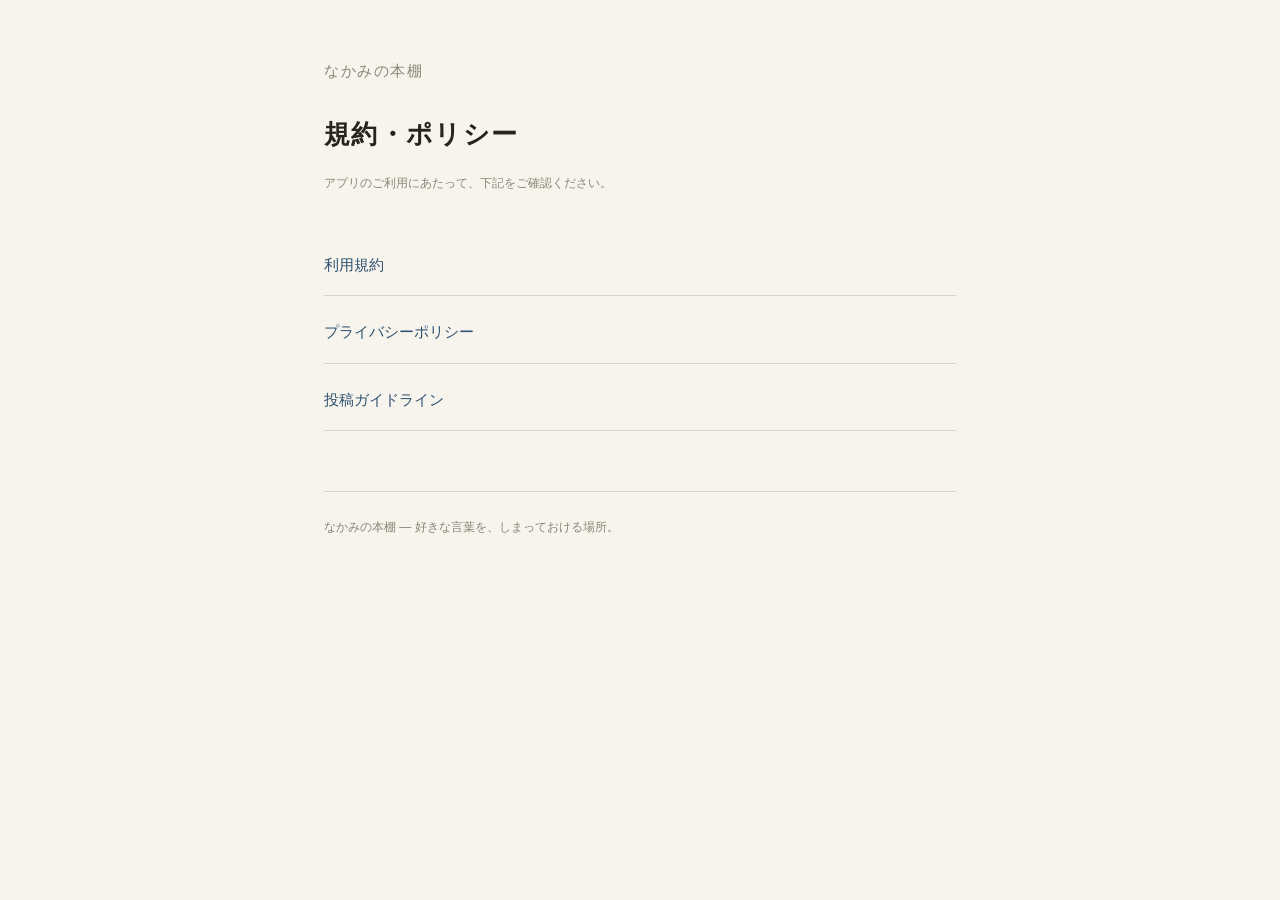
<file: index.html>
<!doctype html>
<html lang="ja">
<head>
<meta charset="utf-8">
<meta name="viewport" content="width=device-width, initial-scale=1">
<title>なかみの本棚 — 規約・ポリシー</title>
<link rel="stylesheet" href="style.css">
</head>
<body>
<div class="page">
  <span class="brand">なかみの本棚</span>
  <h1>規約・ポリシー</h1>
  <p class="updated">アプリのご利用にあたって、下記をご確認ください。</p>

  <ul class="index-list">
    <li><a href="terms.html">利用規約</a></li>
    <li><a href="privacy.html">プライバシーポリシー</a></li>
    <li><a href="guidelines.html">投稿ガイドライン</a></li>
  </ul>

  <footer>
    なかみの本棚 — 好きな言葉を、しまっておける場所。
  </footer>
</div>
</body>
</html>
</file>
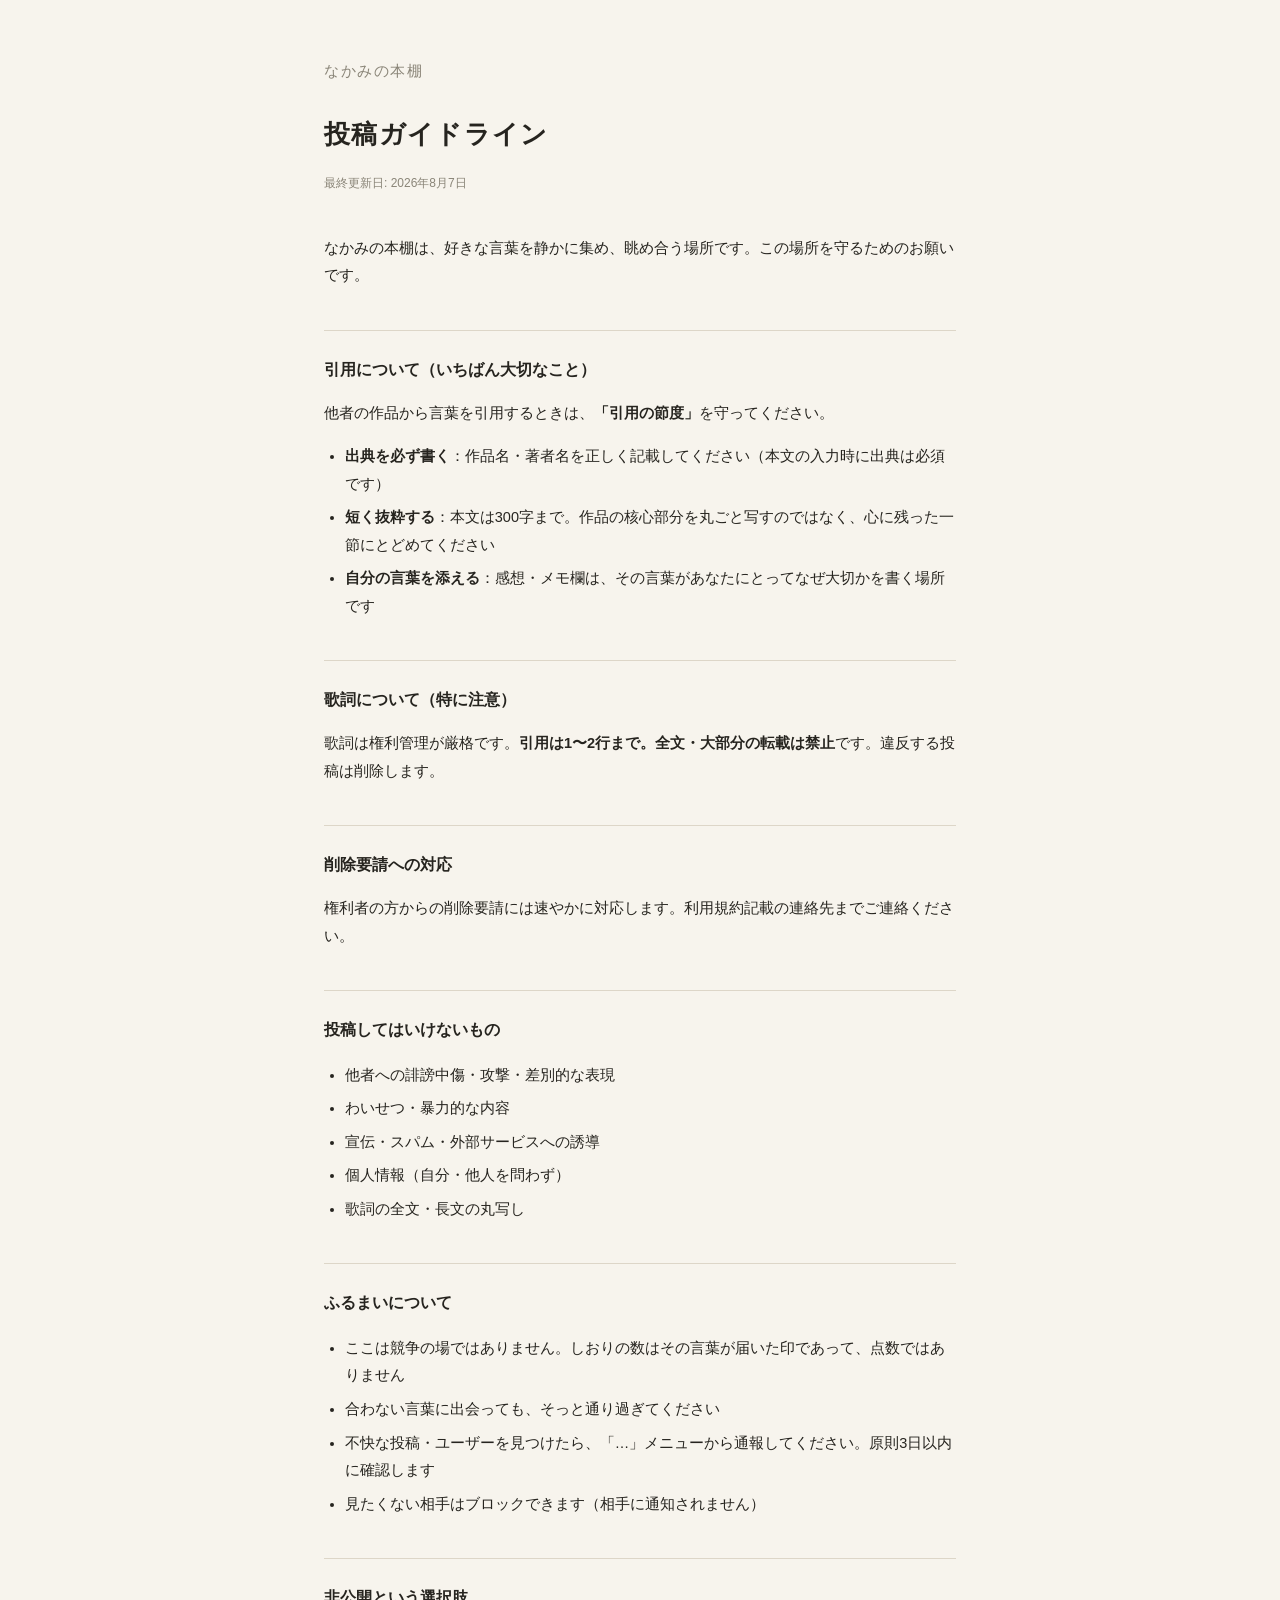
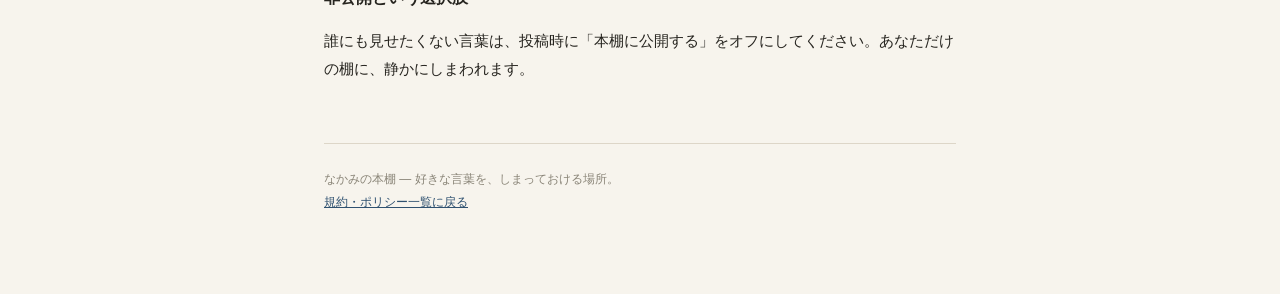
<file: guidelines.html>
<!doctype html>
<html lang="ja">
<head>
<meta charset="utf-8">
<meta name="viewport" content="width=device-width, initial-scale=1">
<title>投稿ガイドライン — なかみの本棚</title>
<link rel="stylesheet" href="style.css">
</head>
<body>
<div class="page">
  <a class="brand" href="index.html">なかみの本棚</a>
  <h1>投稿ガイドライン</h1>
  <p class="updated">最終更新日: 2026年8月7日</p>

  <p>なかみの本棚は、好きな言葉を静かに集め、眺め合う場所です。この場所を守るためのお願いです。</p>

  <h2>引用について（いちばん大切なこと）</h2>
  <p>他者の作品から言葉を引用するときは、<strong>「引用の節度」</strong>を守ってください。</p>
  <ul>
    <li><strong>出典を必ず書く</strong>：作品名・著者名を正しく記載してください（本文の入力時に出典は必須です）</li>
    <li><strong>短く抜粋する</strong>：本文は300字まで。作品の核心部分を丸ごと写すのではなく、心に残った一節にとどめてください</li>
    <li><strong>自分の言葉を添える</strong>：感想・メモ欄は、その言葉があなたにとってなぜ大切かを書く場所です</li>
  </ul>

  <h2>歌詞について（特に注意）</h2>
  <p>歌詞は権利管理が厳格です。<strong>引用は1〜2行まで。全文・大部分の転載は禁止</strong>です。違反する投稿は削除します。</p>

  <h2>削除要請への対応</h2>
  <p>権利者の方からの削除要請には速やかに対応します。利用規約記載の連絡先までご連絡ください。</p>

  <h2>投稿してはいけないもの</h2>
  <ul>
    <li>他者への誹謗中傷・攻撃・差別的な表現</li>
    <li>わいせつ・暴力的な内容</li>
    <li>宣伝・スパム・外部サービスへの誘導</li>
    <li>個人情報（自分・他人を問わず）</li>
    <li>歌詞の全文・長文の丸写し</li>
  </ul>

  <h2>ふるまいについて</h2>
  <ul>
    <li>ここは競争の場ではありません。しおりの数はその言葉が届いた印であって、点数ではありません</li>
    <li>合わない言葉に出会っても、そっと通り過ぎてください</li>
    <li>不快な投稿・ユーザーを見つけたら、「…」メニューから通報してください。原則3日以内に確認します</li>
    <li>見たくない相手はブロックできます（相手に通知されません）</li>
  </ul>

  <h2>非公開という選択肢</h2>
  <p>誰にも見せたくない言葉は、投稿時に「本棚に公開する」をオフにしてください。あなただけの棚に、静かにしまわれます。</p>

  <footer>
    なかみの本棚 — 好きな言葉を、しまっておける場所。<br>
    <a href="index.html">規約・ポリシー一覧に戻る</a>
  </footer>
</div>
</body>
</html>
</file>
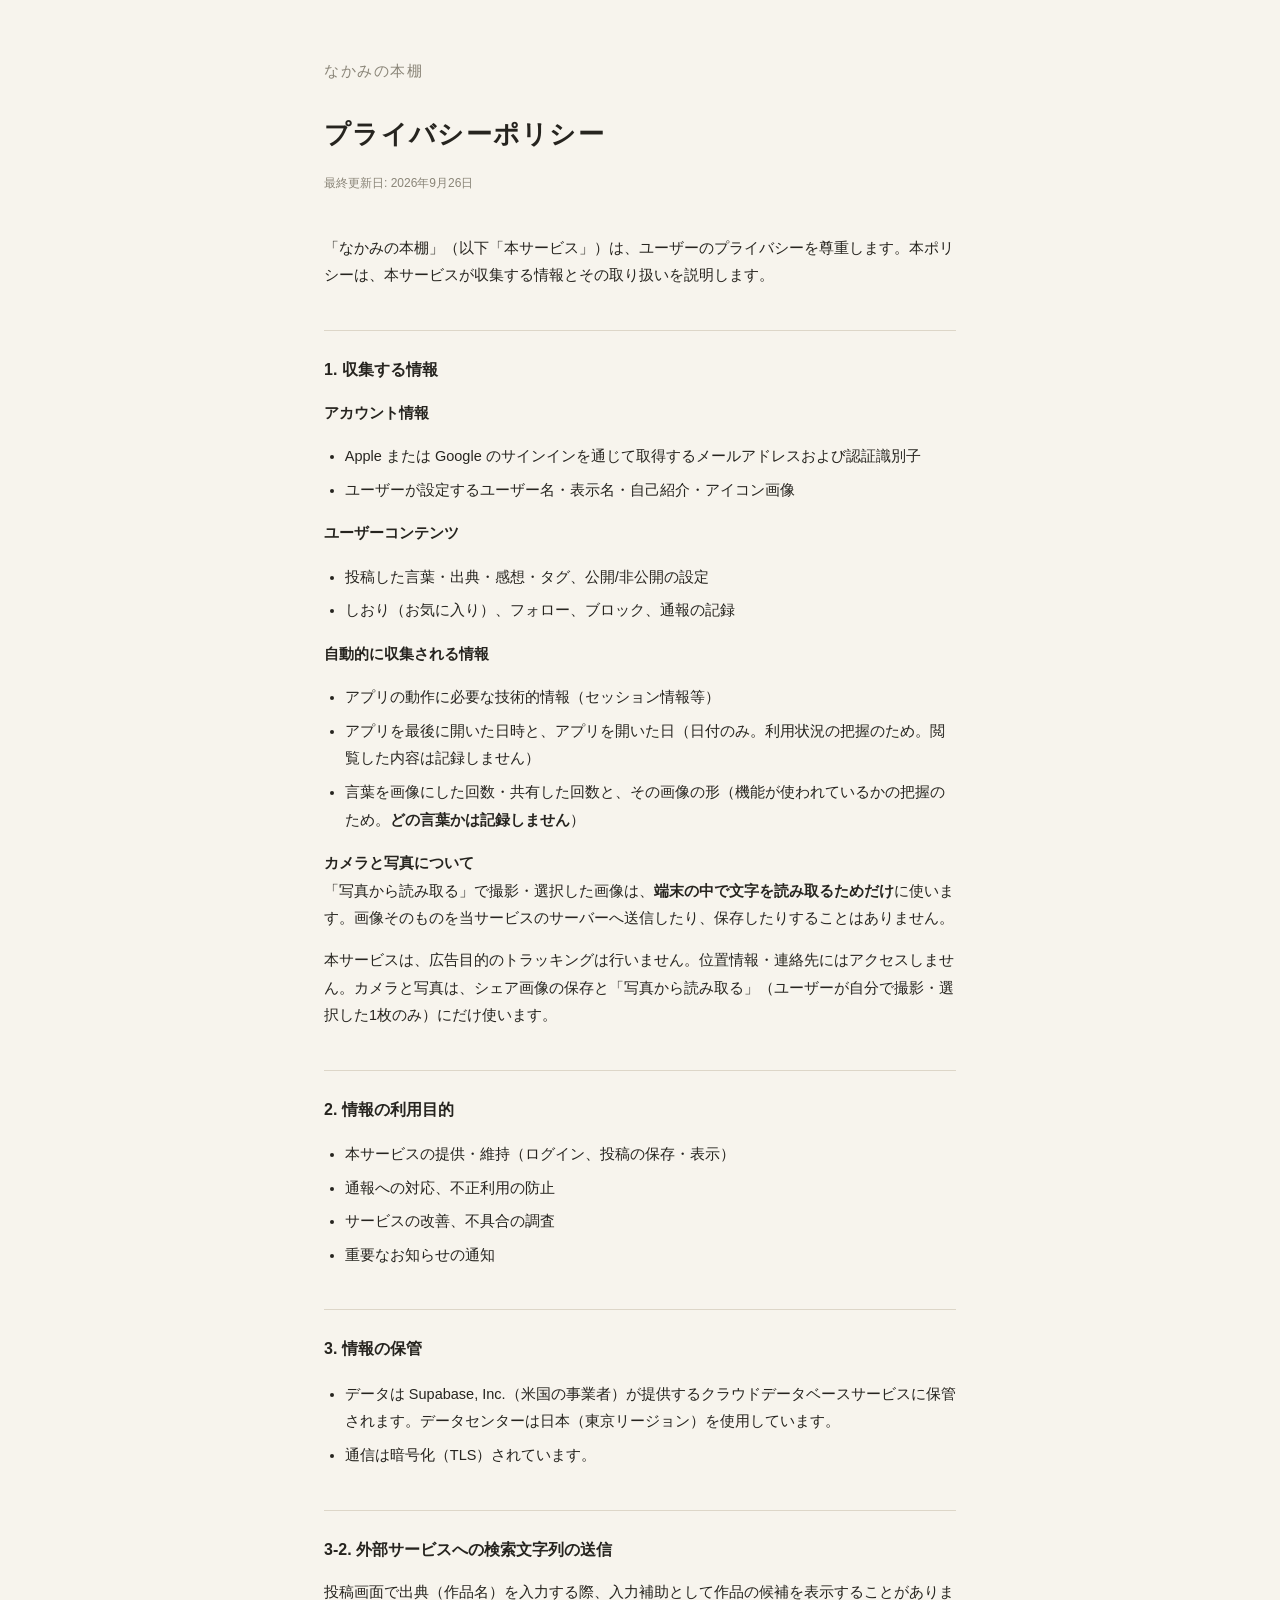
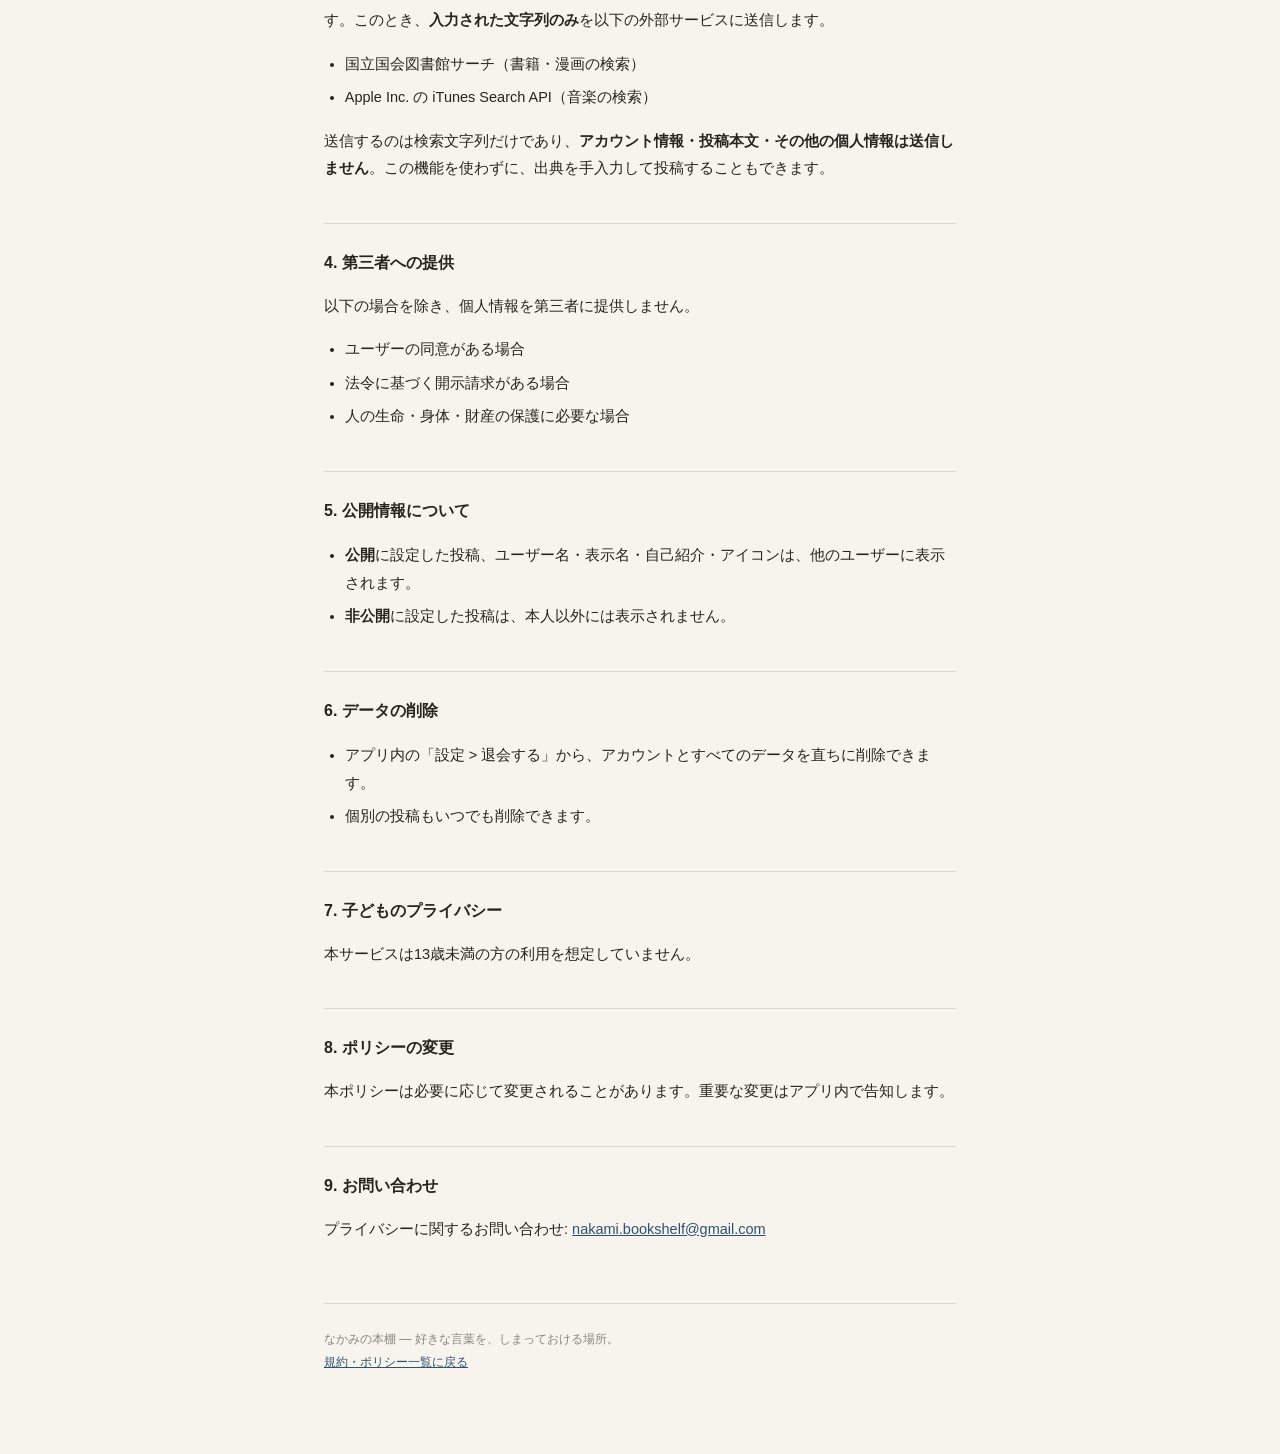
<file: privacy.html>
<!doctype html>
<html lang="ja">
<head>
<meta charset="utf-8">
<meta name="viewport" content="width=device-width, initial-scale=1">
<title>プライバシーポリシー — なかみの本棚</title>
<link rel="stylesheet" href="style.css">
</head>
<body>
<div class="page">
  <a class="brand" href="index.html">なかみの本棚</a>
  <h1>プライバシーポリシー</h1>
  <p class="updated">最終更新日: 2026年9月26日</p>

  <p>「なかみの本棚」（以下「本サービス」）は、ユーザーのプライバシーを尊重します。本ポリシーは、本サービスが収集する情報とその取り扱いを説明します。</p>

  <h2>1. 収集する情報</h2>
  <p><strong>アカウント情報</strong></p>
  <ul>
    <li>Apple または Google のサインインを通じて取得するメールアドレスおよび認証識別子</li>
    <li>ユーザーが設定するユーザー名・表示名・自己紹介・アイコン画像</li>
  </ul>
  <p><strong>ユーザーコンテンツ</strong></p>
  <ul>
    <li>投稿した言葉・出典・感想・タグ、公開/非公開の設定</li>
    <li>しおり（お気に入り）、フォロー、ブロック、通報の記録</li>
  </ul>
  <p><strong>自動的に収集される情報</strong></p>
  <ul>
    <li>アプリの動作に必要な技術的情報（セッション情報等）</li>
    <li>アプリを最後に開いた日時と、アプリを開いた日（日付のみ。利用状況の把握のため。閲覧した内容は記録しません）</li>
    <li>言葉を画像にした回数・共有した回数と、その画像の形（機能が使われているかの把握のため。<strong>どの言葉かは記録しません</strong>）</li>
  </ul>
  <p><strong>カメラと写真について</strong><br>「写真から読み取る」で撮影・選択した画像は、<strong>端末の中で文字を読み取るためだけ</strong>に使います。画像そのものを当サービスのサーバーへ送信したり、保存したりすることはありません。</p>
  <p>本サービスは、広告目的のトラッキングは行いません。位置情報・連絡先にはアクセスしません。カメラと写真は、シェア画像の保存と「写真から読み取る」（ユーザーが自分で撮影・選択した1枚のみ）にだけ使います。</p>

  <h2>2. 情報の利用目的</h2>
  <ul>
    <li>本サービスの提供・維持（ログイン、投稿の保存・表示）</li>
    <li>通報への対応、不正利用の防止</li>
    <li>サービスの改善、不具合の調査</li>
    <li>重要なお知らせの通知</li>
  </ul>

  <h2>3. 情報の保管</h2>
  <ul>
    <li>データは Supabase, Inc.（米国の事業者）が提供するクラウドデータベースサービスに保管されます。データセンターは日本（東京リージョン）を使用しています。</li>
    <li>通信は暗号化（TLS）されています。</li>
  </ul>

  <h2>3-2. 外部サービスへの検索文字列の送信</h2>
  <p>投稿画面で出典（作品名）を入力する際、入力補助として作品の候補を表示することがあります。このとき、<strong>入力された文字列のみ</strong>を以下の外部サービスに送信します。</p>
  <ul>
    <li>国立国会図書館サーチ（書籍・漫画の検索）</li>
    <li>Apple Inc. の iTunes Search API（音楽の検索）</li>
  </ul>
  <p>送信するのは検索文字列だけであり、<strong>アカウント情報・投稿本文・その他の個人情報は送信しません</strong>。この機能を使わずに、出典を手入力して投稿することもできます。</p>

  <h2>4. 第三者への提供</h2>
  <p>以下の場合を除き、個人情報を第三者に提供しません。</p>
  <ul>
    <li>ユーザーの同意がある場合</li>
    <li>法令に基づく開示請求がある場合</li>
    <li>人の生命・身体・財産の保護に必要な場合</li>
  </ul>

  <h2>5. 公開情報について</h2>
  <ul>
    <li><strong>公開</strong>に設定した投稿、ユーザー名・表示名・自己紹介・アイコンは、他のユーザーに表示されます。</li>
    <li><strong>非公開</strong>に設定した投稿は、本人以外には表示されません。</li>
  </ul>

  <h2>6. データの削除</h2>
  <ul>
    <li>アプリ内の「設定 &gt; 退会する」から、アカウントとすべてのデータを直ちに削除できます。</li>
    <li>個別の投稿もいつでも削除できます。</li>
  </ul>

  <h2>7. 子どものプライバシー</h2>
  <p>本サービスは13歳未満の方の利用を想定していません。</p>

  <h2>8. ポリシーの変更</h2>
  <p>本ポリシーは必要に応じて変更されることがあります。重要な変更はアプリ内で告知します。</p>

  <h2>9. お問い合わせ</h2>
  <p>プライバシーに関するお問い合わせ: <a href="mailto:nakami.bookshelf@gmail.com">nakami.bookshelf@gmail.com</a></p>

  <footer>
    なかみの本棚 — 好きな言葉を、しまっておける場所。<br>
    <a href="index.html">規約・ポリシー一覧に戻る</a>
  </footer>
</div>
</body>
</html>
</file>
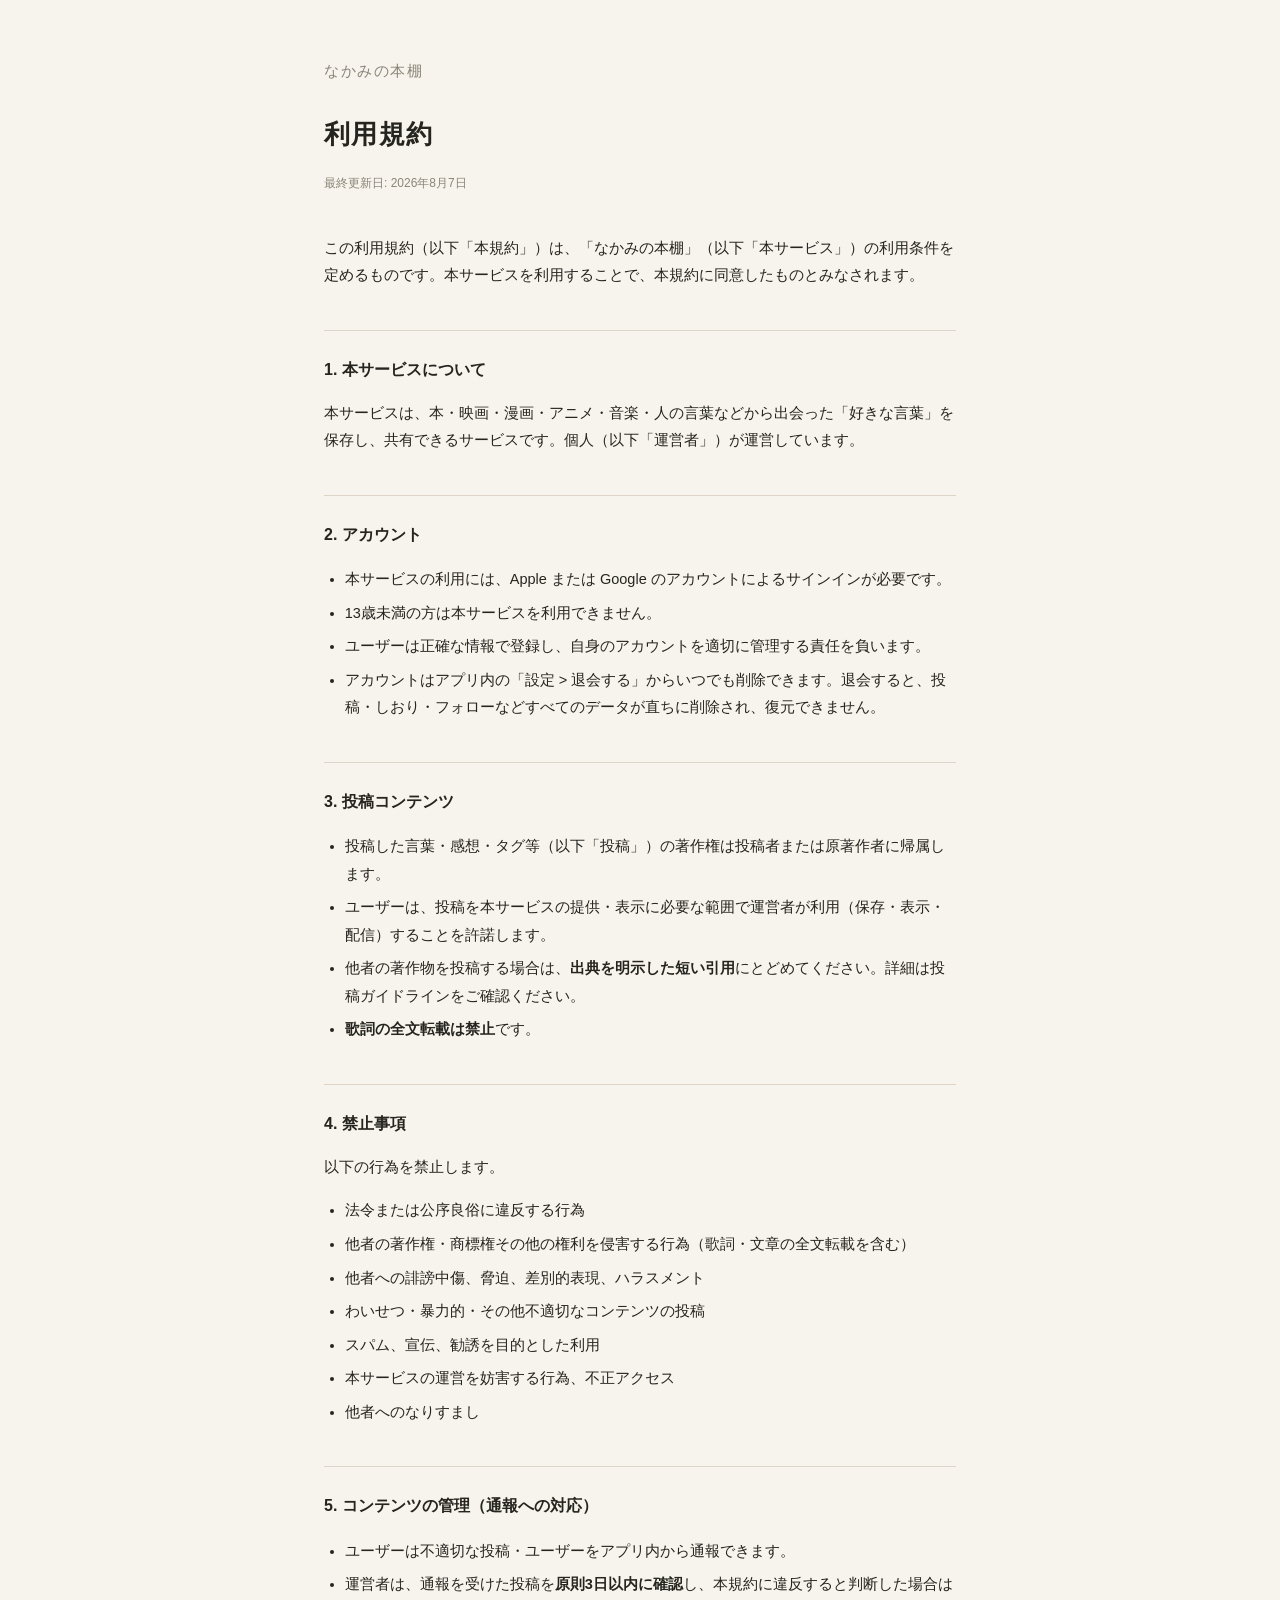
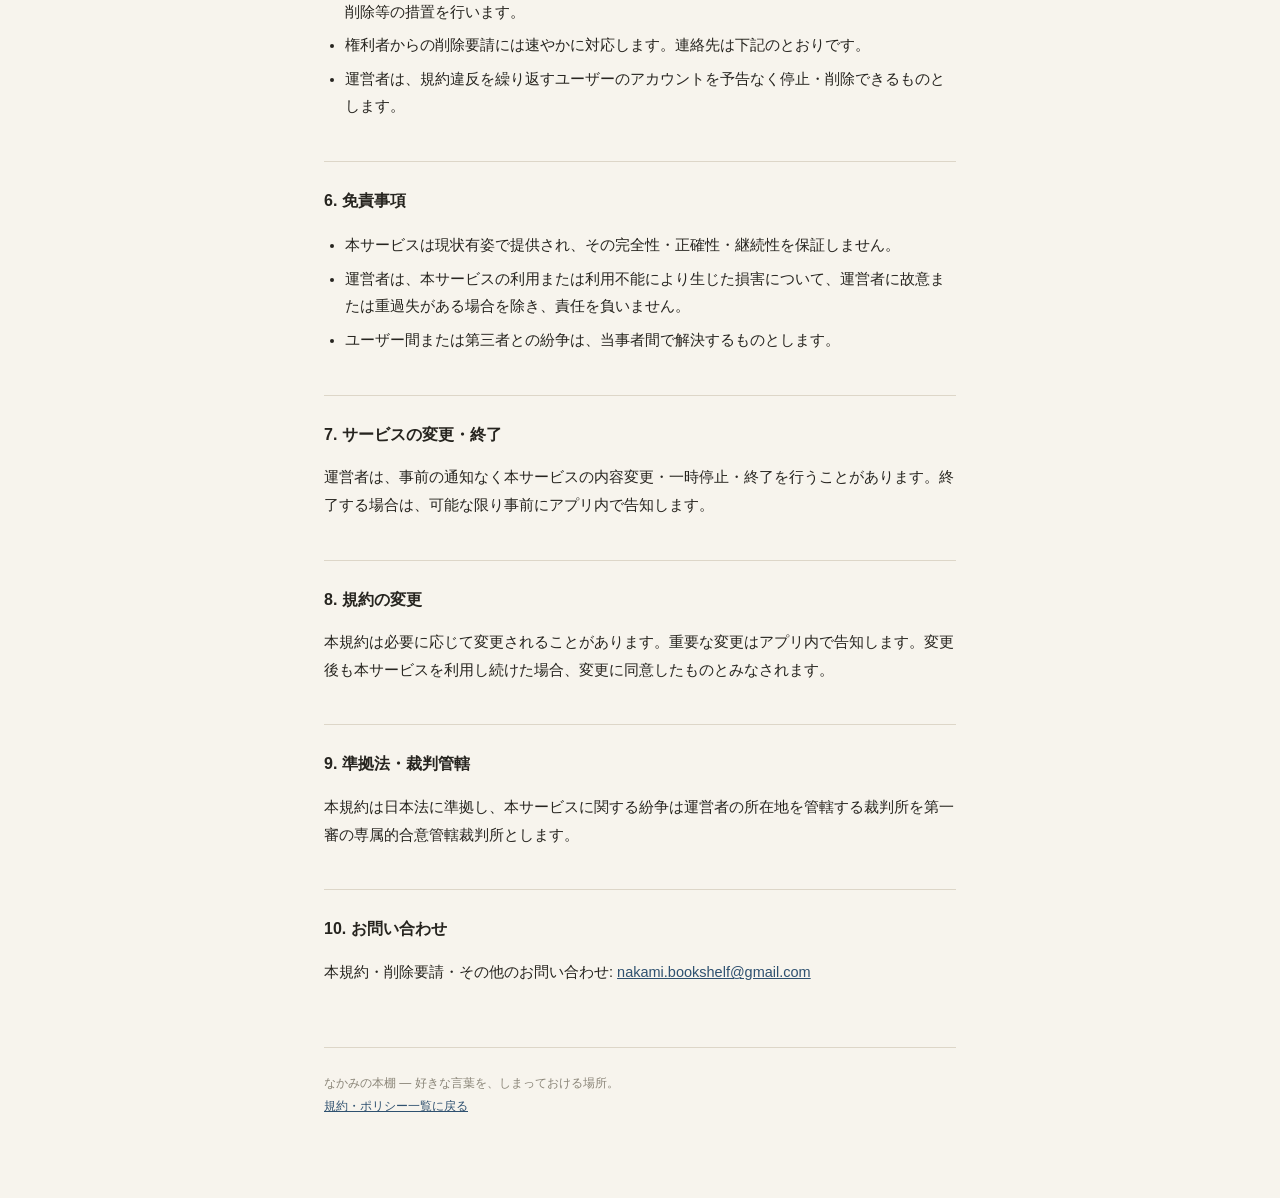
<file: terms.html>
<!doctype html>
<html lang="ja">
<head>
<meta charset="utf-8">
<meta name="viewport" content="width=device-width, initial-scale=1">
<title>利用規約 — なかみの本棚</title>
<link rel="stylesheet" href="style.css">
</head>
<body>
<div class="page">
  <a class="brand" href="index.html">なかみの本棚</a>
  <h1>利用規約</h1>
  <p class="updated">最終更新日: 2026年8月7日</p>

  <p>この利用規約（以下「本規約」）は、「なかみの本棚」（以下「本サービス」）の利用条件を定めるものです。本サービスを利用することで、本規約に同意したものとみなされます。</p>

  <h2>1. 本サービスについて</h2>
  <p>本サービスは、本・映画・漫画・アニメ・音楽・人の言葉などから出会った「好きな言葉」を保存し、共有できるサービスです。個人（以下「運営者」）が運営しています。</p>

  <h2>2. アカウント</h2>
  <ul>
    <li>本サービスの利用には、Apple または Google のアカウントによるサインインが必要です。</li>
    <li>13歳未満の方は本サービスを利用できません。</li>
    <li>ユーザーは正確な情報で登録し、自身のアカウントを適切に管理する責任を負います。</li>
    <li>アカウントはアプリ内の「設定 &gt; 退会する」からいつでも削除できます。退会すると、投稿・しおり・フォローなどすべてのデータが直ちに削除され、復元できません。</li>
  </ul>

  <h2>3. 投稿コンテンツ</h2>
  <ul>
    <li>投稿した言葉・感想・タグ等（以下「投稿」）の著作権は投稿者または原著作者に帰属します。</li>
    <li>ユーザーは、投稿を本サービスの提供・表示に必要な範囲で運営者が利用（保存・表示・配信）することを許諾します。</li>
    <li>他者の著作物を投稿する場合は、<strong>出典を明示した短い引用</strong>にとどめてください。詳細は投稿ガイドラインをご確認ください。</li>
    <li><strong>歌詞の全文転載は禁止</strong>です。</li>
  </ul>

  <h2>4. 禁止事項</h2>
  <p>以下の行為を禁止します。</p>
  <ul>
    <li>法令または公序良俗に違反する行為</li>
    <li>他者の著作権・商標権その他の権利を侵害する行為（歌詞・文章の全文転載を含む）</li>
    <li>他者への誹謗中傷、脅迫、差別的表現、ハラスメント</li>
    <li>わいせつ・暴力的・その他不適切なコンテンツの投稿</li>
    <li>スパム、宣伝、勧誘を目的とした利用</li>
    <li>本サービスの運営を妨害する行為、不正アクセス</li>
    <li>他者へのなりすまし</li>
  </ul>

  <h2>5. コンテンツの管理（通報への対応）</h2>
  <ul>
    <li>ユーザーは不適切な投稿・ユーザーをアプリ内から通報できます。</li>
    <li>運営者は、通報を受けた投稿を<strong>原則3日以内に確認</strong>し、本規約に違反すると判断した場合は削除等の措置を行います。</li>
    <li>権利者からの削除要請には速やかに対応します。連絡先は下記のとおりです。</li>
    <li>運営者は、規約違反を繰り返すユーザーのアカウントを予告なく停止・削除できるものとします。</li>
  </ul>

  <h2>6. 免責事項</h2>
  <ul>
    <li>本サービスは現状有姿で提供され、その完全性・正確性・継続性を保証しません。</li>
    <li>運営者は、本サービスの利用または利用不能により生じた損害について、運営者に故意または重過失がある場合を除き、責任を負いません。</li>
    <li>ユーザー間または第三者との紛争は、当事者間で解決するものとします。</li>
  </ul>

  <h2>7. サービスの変更・終了</h2>
  <p>運営者は、事前の通知なく本サービスの内容変更・一時停止・終了を行うことがあります。終了する場合は、可能な限り事前にアプリ内で告知します。</p>

  <h2>8. 規約の変更</h2>
  <p>本規約は必要に応じて変更されることがあります。重要な変更はアプリ内で告知します。変更後も本サービスを利用し続けた場合、変更に同意したものとみなされます。</p>

  <h2>9. 準拠法・裁判管轄</h2>
  <p>本規約は日本法に準拠し、本サービスに関する紛争は運営者の所在地を管轄する裁判所を第一審の専属的合意管轄裁判所とします。</p>

  <h2>10. お問い合わせ</h2>
  <p>本規約・削除要請・その他のお問い合わせ: <a href="mailto:nakami.bookshelf@gmail.com">nakami.bookshelf@gmail.com</a></p>

  <footer>
    なかみの本棚 — 好きな言葉を、しまっておける場所。<br>
    <a href="index.html">規約・ポリシー一覧に戻る</a>
  </footer>
</div>
</body>
</html>
</file>
<file: style.css>
/* なかみの本棚 公開ページ共通スタイル（8章デザイントークン準拠） */
:root {
  --paper: #F7F4ED;
  --ink: #26241F;
  --ink-soft: #8A8578;
  --hairline: #DDD6C8;
  --ai: #2F5170;
}
* { box-sizing: border-box; }
body {
  margin: 0;
  background: var(--paper);
  color: var(--ink);
  font-family: -apple-system, "Hiragino Sans", "Hiragino Kaku Gothic ProN", sans-serif;
  line-height: 1.9;
}
.page {
  max-width: 680px;
  margin: 0 auto;
  padding: 56px 24px 80px;
}
.brand {
  font-family: "Hiragino Mincho ProN", "Yu Mincho", serif;
  font-size: 15px;
  letter-spacing: 0.1em;
  color: var(--ink-soft);
  text-decoration: none;
}
h1 {
  font-family: "Hiragino Mincho ProN", "Yu Mincho", serif;
  font-size: 26px;
  letter-spacing: 0.05em;
  margin: 24px 0 8px;
}
.updated {
  font-size: 12px;
  color: var(--ink-soft);
  margin-bottom: 40px;
}
h2 {
  font-size: 16px;
  font-weight: 600;
  margin-top: 40px;
  border-top: 1px solid var(--hairline);
  padding-top: 24px;
}
p, li { font-size: 14.5px; }
ul { padding-left: 1.3em; }
li { margin-bottom: 6px; }
a { color: var(--ai); }
strong { font-weight: 600; }
.index-list { list-style: none; padding: 0; }
.index-list li {
  border-bottom: 1px solid var(--hairline);
  padding: 16px 0;
}
.index-list a { font-size: 15px; text-decoration: none; }
footer {
  margin-top: 60px;
  padding-top: 24px;
  border-top: 1px solid var(--hairline);
  font-size: 12px;
  color: var(--ink-soft);
}
</file>
